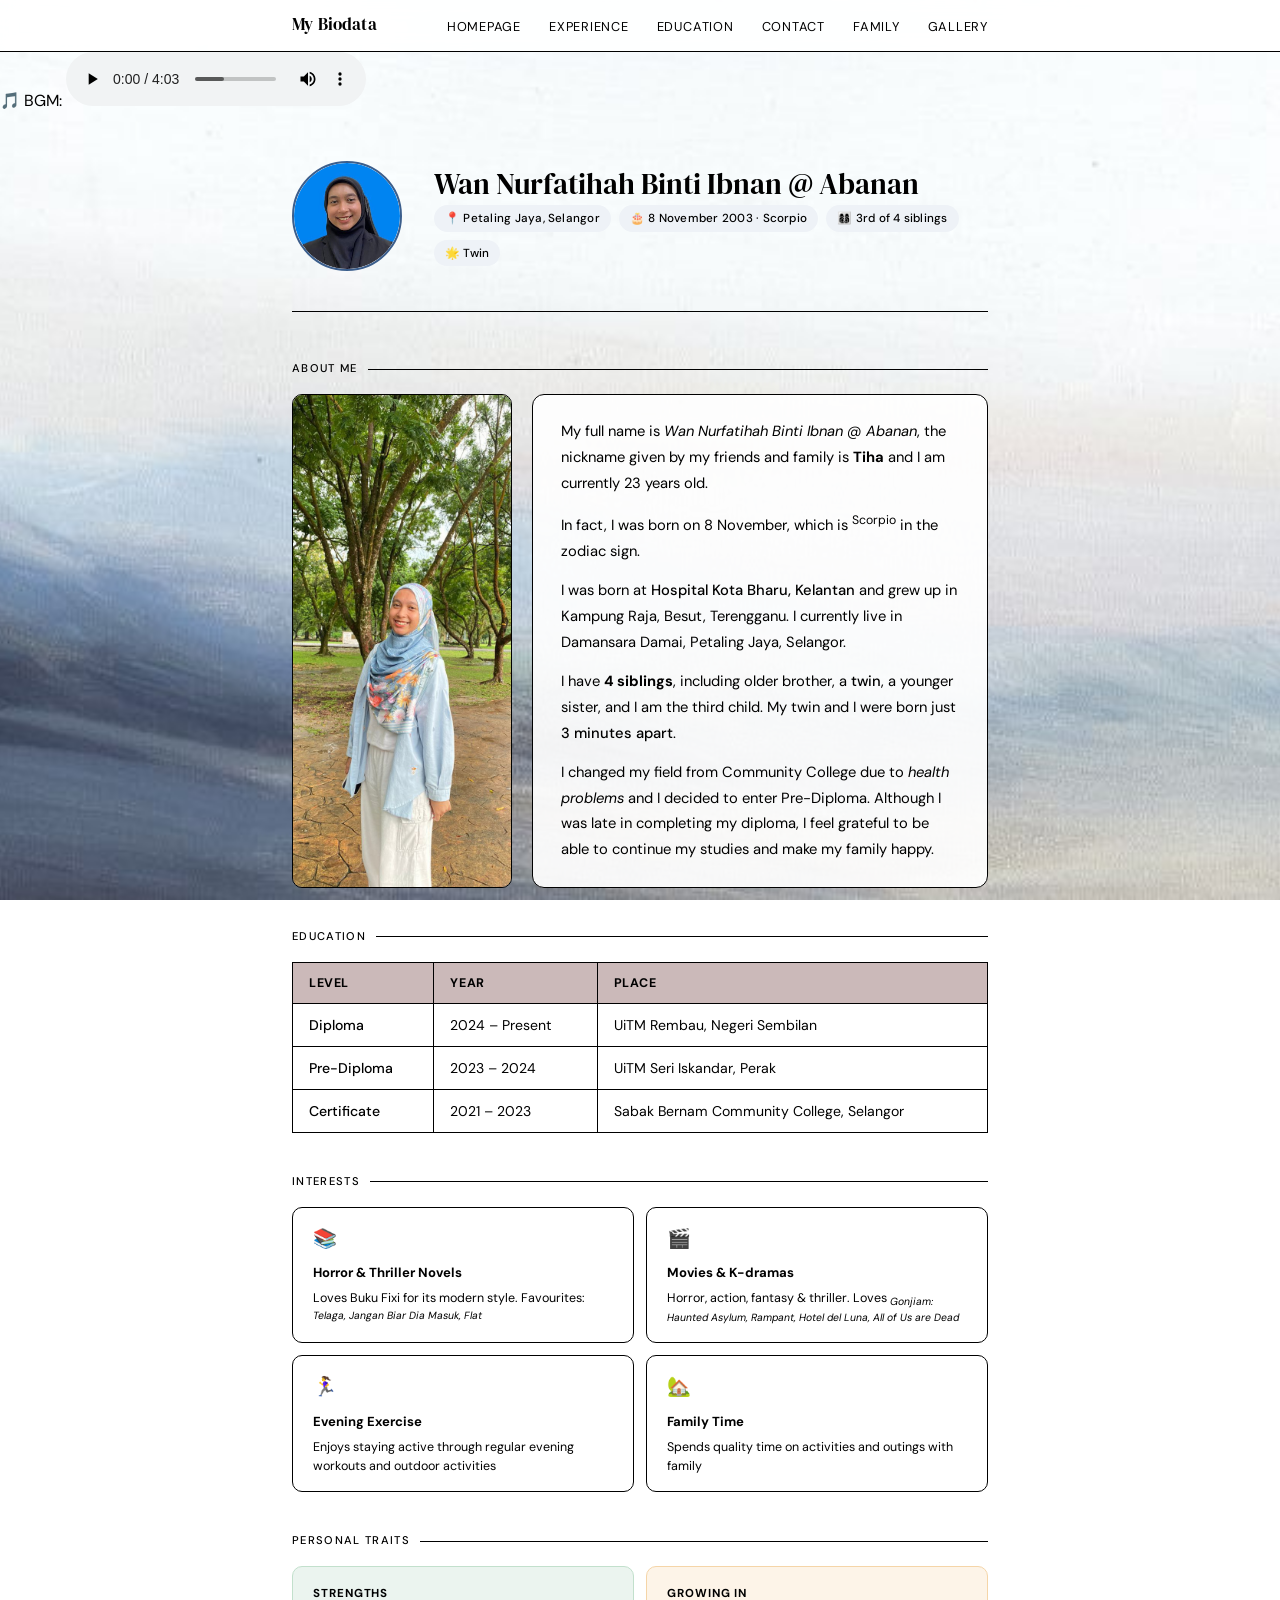
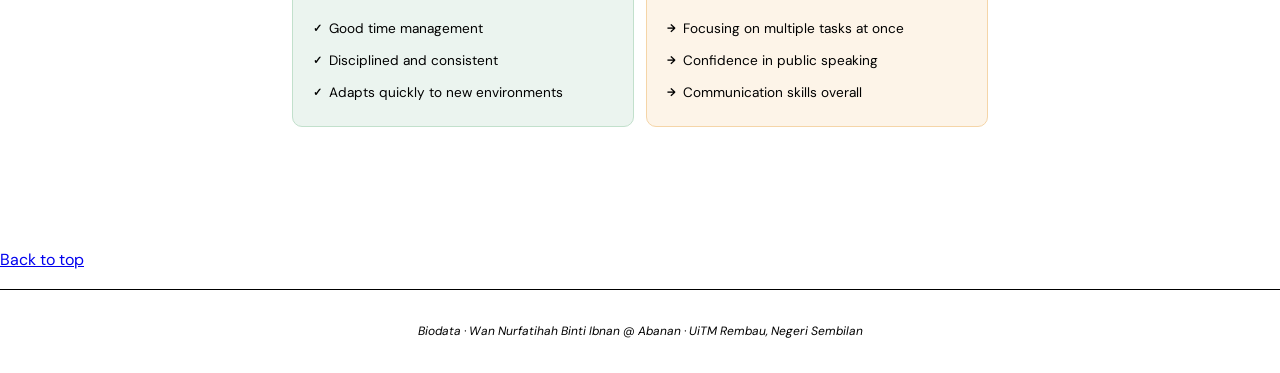
<file: biodata_resume.html>
<html>
    <head>
        <title>Biodata Resume</title>
    </head>
      <link rel="preconnect" href="https://fonts.googleapis.com">
      <link href="https://fonts.googleapis.com/css2?family=DM+Sans:ital,wght@0,300;0,400;0,500;1,300&family=DM+Serif+Display:ital@0;1&display=swap" rel="stylesheet">
      <link rel="stylesheet" href="biodata_style.css">
    <body>

<nav>
  <div class="nav-inner">
    <span class="nav-name">My Biodata</span>
    <ul class="nav-links">
      <li><a href="index.html">Homepage</a></li>
      <li><a href="experience.html">Experience</a></li>
      <li><a href="education.html">Education</a></li>
      <li><a href="contact.html">Contact</a></li>
      <li><a href="family.html">Family</a></li>
      <li><a href="gallery.html">Gallery</a></li>
    </ul>
  </div>
</nav>

</nav> <div class="audio-container">
    <span class="audio-label">🎵 BGM:</span>
    <audio controls autoplay loop id="myAudio">
        <source src="audio/smileflower.mp3" type="audio/mpeg">
    </audio>
</div>

<div class="page">

  <!-- HERO -->
  <div class="hero">
    <div class="avatar"><img src="images/me.jpg" alt="Wan Nurfatihah" style="width:100%;height:100%;object-fit:cover;border-radius:50%;"></div>
    <div class="hero-text">
      <h1>Wan Nurfatihah Binti Ibnan @ Abanan</h1>
      <div class="tags">
        <span class="tag">📍 Petaling Jaya, Selangor</span>
        <span class="tag">🎂 8 November 2003 · Scorpio</span>
        <span class="tag">👩‍👩‍👦‍👦 3rd of 4 siblings</span>
        <span class="tag">🌟 Twin</span>
      </div>
    </div>
  </div>

  <!-- ABOUT -->
  <section class="section" id="about">
    <div class="section-label">About me</div>
    <div style="display:flex; gap:1.25rem; align-items:stretch;">
      <img src="images/myself.jpg" style="width:220px; object-fit:cover; border-radius:10px; border:1px solid #000; flex-shrink:0;">
      <div class="about-card" style="flex:1; margin:0;">
        <p>My full name is <i>Wan Nurfatihah Binti Ibnan @ Abanan</i>, the nickname given by my friends and family is <b>Tiha</b> and I am currently 23 years old.</p>
        <p>In fact, I was born on 8 November, which is <sup>Scorpio</sup> in the zodiac sign.</p>
        <p>I was born at <strong>Hospital Kota Bharu, Kelantan</strong> and grew up in Kampung Raja, Besut, Terengganu. I currently live in Damansara Damai, Petaling Jaya, Selangor.</p>
        <p>I have <b>4 siblings</b>, including older brother, a <strong>twin</strong>, a younger sister, and I am the third child. My twin and I were born just <strong>3 minutes apart</strong>.</p>
        <p>I changed my field from Community College due to <i>health problems</i> and I decided to enter Pre-Diploma. Although I was late in completing my diploma, I feel grateful to be able to continue my studies and make my family happy.</p>
      </div>
    </div>
  </section>

  <!-- EDUCATION -->
  <section class="section" id="education">
    <div class="section-label">Education</div>
    <table class="edu-table">
      <thead>
        <tr>
          <th><b>Level</b></th>
          <th><b>Year</b></th>
          <th><b>Place</b></th>
        </tr>
      </thead>
      <tbody>
        <tr>
          <td>Diploma</td>
          <td>2024 – Present</td>
          <td>UiTM Rembau, Negeri Sembilan</td>
        </tr>
        <tr>
          <td>Pre-Diploma</td>
          <td>2023 – 2024</td>
          <td>UiTM Seri Iskandar, Perak</td>
        </tr>
        <tr>
          <td>Certificate</td>
          <td>2021 – 2023</td>
          <td>Sabak Bernam Community College, Selangor</td>
        </tr>
      </tbody>
    </table>
  </section>

  <!-- INTERESTS -->
  <section class="section" id="interests">
    <div class="section-label">Interests</div>
    <div class="interests-grid">
      <div class="interest-card">
        <div class="int-icon">📚</div>
        <p class="int-title"><b>Horror & Thriller Novels</b></p>
        <p class="int-detail">Loves Buku Fixi for its modern style. Favourites: <em><sub>Telaga, Jangan Biar Dia Masuk, Flat</em></sub></p>
      </div>
      <div class="interest-card">
        <div class="int-icon">🎬</div>
        <p class="int-title"><b>Movies & K-dramas</b></p>
        <p class="int-detail">Horror, action, fantasy & thriller. Loves <em><sub>Gonjiam: Haunted Asylum, Rampant, Hotel del Luna, All of Us are Dead</em></sub></p>
      </div>
      <div class="interest-card">
        <div class="int-icon">🏃‍♀️</div>
        <p class="int-title"><b>Evening Exercise</b></p>
        <p class="int-detail">Enjoys staying active through regular evening workouts and outdoor activities</p>
      </div>
      <div class="interest-card">
        <div class="int-icon">🏡</div>
        <p class="int-title"><b>Family Time</b></p>
        <p class="int-detail">Spends quality time on activities and outings with family</p>
      </div>
    </div>
  </section>

  <!-- TRAITS -->
  <section class="section" id="traits">
    <div class="section-label">Personal traits</div>
    <div class="traits-grid">
      <div class="trait-card strength">
        <p class="trait-heading"><b>Strengths</b></p>
        <ul class="trait-list">
          <li><span class="trait-marker">✓</span> Good time management</li>
          <li><span class="trait-marker">✓</span> Disciplined and consistent</li>
          <li><span class="trait-marker">✓</span> Adapts quickly to new environments</li>
        </ul>
      </div>
      <div class="trait-card growth">
        <p class="trait-heading"><b>Growing in</b></p>
        <ul class="trait-list">
          <li><span class="trait-marker">→</span> Focusing on multiple tasks at once</li>
          <li><span class="trait-marker">→</span> Confidence in public speaking</li>
          <li><span class="trait-marker">→</span> Communication skills overall</li>
        </ul>
      </div>
    </div>
  </section>

</div>
<a href="#top">Back to top</a>

<footer>
  Biodata · Wan Nurfatihah Binti Ibnan @ Abanan · UiTM Rembau, Negeri Sembilan
</footer>

</body>
</html>
</file>
<file: biodata_style.css>
*, *::before, *::after { box-sizing: border-box; margin: 0; padding: 0; }

:root {
  --surface: rgba(255, 255, 255, 0.92);
  --accent: #3B5E8C;
  --accent-light: #E8EEF5;
  --text-primary: #000000;
  --text-secondary: #000000;
  --text-muted: #000000;
  --border: #000000;
  --tag-bg: #EEF2F7;
  --tag-text: #000000;
  --strength-bg: rgba(234, 244, 238, 0.92);
  --strength-text: #000000;
  --growth-bg: rgba(253, 243, 231, 0.92);
  --growth-text: #000000;
}

body {
  font-family: 'DM Sans', sans-serif;
  background-image: url("images/background.jpg");
  background-position: center;
  background-repeat: no-repeat;
  background-size: cover;
  background-attachment: fixed;
  color: var(--text-primary);
  min-height: 100vh;
  line-height: 1.6;
}

/* ── NAV ── */
nav {
  position: sticky;
  top: 0;
  background: rgba(255, 255, 255, 0.9); 
  backdrop-filter: blur(8px);
  border-bottom: 1px solid var(--border);
  z-index: 100;
}
.nav-inner {
  max-width: 760px;
  margin: 0 auto;
  padding: 0.75rem 2rem;
  display: flex;
  align-items: center;
  justify-content: space-between;
}
.nav-name {
  font-family: 'DM Serif Display', serif;
  font-size: 1.05rem;
  color: var(--text-primary);
  letter-spacing: 0.01em;
}
.nav-links {
  display: flex;
  gap: 1.75rem;
  list-style: none;
}
.nav-links a {
  font-size: 0.8rem;
  font-weight: 400;
  color: var(--text-secondary);
  text-decoration: none;
  letter-spacing: 0.06em;
  text-transform: uppercase;
  transition: color 0.2s;
}
.nav-links a:hover { color: var(--accent); }

/* ── LAYOUT ── */
.page { max-width: 760px; margin: 0 auto; padding: 3rem 2rem 5rem; }

/* ── HERO ── */
.hero {
  display: grid;
  grid-template-columns: 110px 1fr;
  gap: 2rem;
  align-items: center;
  margin-bottom: 3rem;
  padding-bottom: 2.5rem;
  border-bottom: 1px solid var(--border);
}
.avatar {
  width: 110px;
  height: 110px;
  border-radius: 50%;
  background: var(--accent-light);
  border: 2px solid var(--accent);
  display: flex;
  align-items: center;
  justify-content: center;
  font-family: 'DM Serif Display', serif;
  font-size: 2rem;
  color: var(--accent);
  flex-shrink: 0;
  overflow: hidden;
}
.hero-text h1 {
  font-family: 'DM Serif Display', serif;
  font-size: 1.8rem;
  font-weight: 400;
  line-height: 1.2;
  margin-bottom: 0.25rem;
}
.hero-text .nickname {
  font-size: 0.9rem;
  color: var(--text-secondary);
  margin-bottom: 0.9rem;
  font-style: italic;
}
.tags { display: flex; flex-wrap: wrap; gap: 8px; }
.tag {
  font-size: 0.73rem;
  padding: 4px 11px;
  border-radius: 100px;
  background: var(--tag-bg);
  color: var(--tag-text);
  font-weight: 500;
  letter-spacing: 0.02em;
}

/* ── SECTION ── */
.section { margin-bottom: 2.5rem; }
.section-label {
  font-size: 0.7rem;
  font-weight: 500;
  letter-spacing: 0.12em;
  text-transform: uppercase;
  color: #000000;
  margin-bottom: 1rem;
  display: flex;
  align-items: center;
  gap: 10px;
}
.section-label::after {
  content: '';
  flex: 1;
  height: 1px;
  background: var(--border);
}

/* ── ABOUT ── */
.about-card {
  background: var(--surface);
  border: 1px solid var(--border);
  border-radius: 12px;
  padding: 1.5rem 1.75rem;
}
.about-card p {
  font-size: 0.92rem;
  color: var(--text-secondary);
  margin-bottom: 0.85rem;
  line-height: 1.75;
}
.about-card p:last-child { margin-bottom: 0; }
.about-card p strong { color: var(--text-primary); font-weight: 500; }

 
/* ── EDUCATION TABLE ── */
.edu-table {
  width: 100%;
  border-collapse: collapse;
  font-size: 0.88rem;
  border: 1px solid #000000;
}
.edu-table thead tr {
  background: rgba(198, 178, 178, 0.9); /* Added transparency */
  color: black;
}
.edu-table th {
  padding: 0.75rem 1rem;
  text-align: left;
  font-weight: 500;
  font-size: 0.78rem;
  letter-spacing: 0.05em;
  text-transform: uppercase;
  border: 1px solid #000000;
}
.edu-table td {
  padding: 0.75rem 1rem;
  color: black;
  border: 1px solid #000000;
  vertical-align: middle;
}
.edu-table tbody tr:nth-child(even) td {
  background: rgba(255, 255, 255, 0.85);
}
.edu-table tbody tr:nth-child(odd) td {
  background: rgba(255, 255, 255, 0.7);
}
.edu-table td:first-child {
  font-weight: 500;
  color: var(--text-primary);
}

/* ── INTERESTS ── */
.interests-grid {
  display: grid;
  grid-template-columns: 1fr 1fr;
  gap: 12px;
}
.interest-card {
  background: var(--surface);
  border: 1px solid var(--border);
  border-radius: 10px;
  padding: 1rem 1.25rem;
}
.interest-card .int-title {
  font-size: 0.82rem;
  font-weight: 500;
  color: var(--text-primary);
  margin-bottom: 6px;
}
.interest-card .int-detail {
  font-size: 0.78rem;
  color: var(--text-muted);
  line-height: 1.5;
}
.int-icon {
  font-size: 1.2rem;
  margin-bottom: 8px;
}

/* ── TRAITS ── */
.traits-grid {
  display: grid;
  grid-template-columns: 1fr 1fr;
  gap: 12px;
}
.trait-card {
  border-radius: 10px;
  padding: 1.1rem 1.25rem;
  border: 1px solid transparent;
}
.trait-card.strength {
  background: var(--strength-bg);
  border-color: #C2E0CC;
}
.trait-card.growth {
  background: var(--growth-bg);
  border-color: #F5D5A8;
}
.trait-card .trait-heading {
  font-size: 0.72rem;
  font-weight: 500;
  letter-spacing: 0.08em;
  text-transform: uppercase;
  margin-bottom: 10px;
}
.trait-card.strength .trait-heading { color: var(--strength-text); }
.trait-card.growth .trait-heading { color: var(--growth-text); }
.trait-list { list-style: none; }
.trait-list li {
  font-size: 0.85rem;
  padding: 5px 0;
  display: flex;
  align-items: flex-start;
  gap: 7px;
}
.trait-card.strength .trait-list li { color: var(--strength-text); }
.trait-card.growth .trait-list li { color: var(--growth-text); }
.trait-marker {
  margin-top: 2px;
  font-size: 0.7rem;
  font-weight: 700;
}

/* ── FOOTER ── */
footer {
  text-align: center;
  font-size: 0.75rem;
  color: var(--text-muted);
  padding: 2rem;
  border-top: 1px solid var(--border);
  margin-top: 1rem;
  font-style: italic;
  background: rgba(255, 255, 255, 0.5);
}

/* ── RESPONSIVE ── */
@media (max-width: 580px) {
  .page { padding: 2rem 1.25rem 4rem; }
  .hero { grid-template-columns: 1fr; gap: 1rem; justify-items: center; text-align: center; }
  .tags { justify-content: center; }
  .interests-grid, .traits-grid { grid-template-columns: 1fr; }
  .nav-links { display: none; }

/* ── AUDIO PLAYER GLOBAL ── */
.audio-container {
    display: flex;
    align-items: center;
    gap: 10px;
    margin: 20px auto;
    max-width: 760px;
    padding: 0 2rem;
    font-family: 'DM Sans', sans-serif;
}

.audio-label {
    font-size: 0.85rem;
    font-weight: 500;
    color: #555;
}

audio {
    height: 32px;
}
}
</file>
